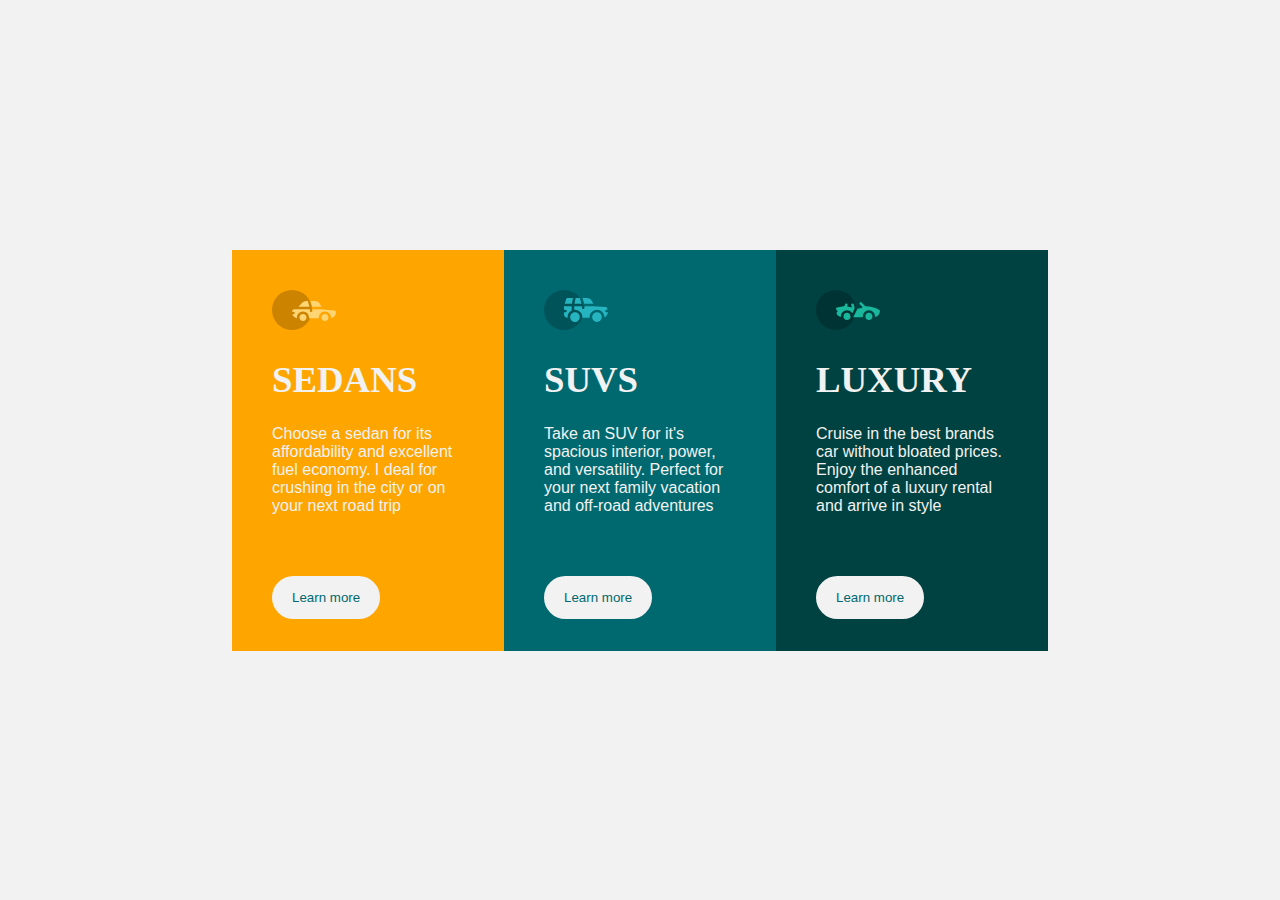
<file: flexbox-card/index.html>
<!DOCTYPE html>
<html lang="en">
<head>
    <meta charset="UTF-8">
    <meta http-equiv="X-UA-Compatible" content="IE=edge">
    <meta name="viewport" content="width=device-width, initial-scale=1.0">
    <title>3 column cards</title>
    <link rel="stylesheet" href="style.css">
</head>
<body class="items">
    <div class="container" >
            <div class="item" style="background-color:  orange;">
            <div class="image">
                <img src="./images/icon-sedans.svg" alt="">

            </div>
            <div class="content">
                <h1>SEDANS</h1>
                <p>Choose a sedan for its affordability and excellent fuel economy. I deal for crushing in the city or on your next road trip</p>
                <button class="btn">Learn more</button>

            </div>

        </div>
    </div>
    </div>


    <div class="container">
        <div class="item" style="background-color: hsl(184,100%,22%);">
            <div class="image">
                <img src="./images/icon-suvs.svg" alt="">

            </div>
            <div class="content">
                <h1>SUVS</h1>
                <p>Take an SUV for it's spacious interior, power, and versatility. Perfect for your next family vacation and off-road adventures</p>
                <button class="btn">Learn more</button>

            </div>

        </div>
    </div>



    <div class="container">
        <div class="item" style="background-color:  hsl(179,100%,13%);">
            <div class="image">
                <img src="./images/Copy of icon-luxury.svg" alt="">

            </div>
            <div class="content">
                <h1>LUXURY</h1>
                <p>Cruise in the best brands car without bloated prices. Enjoy the enhanced comfort of a luxury rental and arrive in style</p>
                <button class="btn">Learn more</button>

            </div>

        </div>
    </div>
    
</body>
</html>
</file>
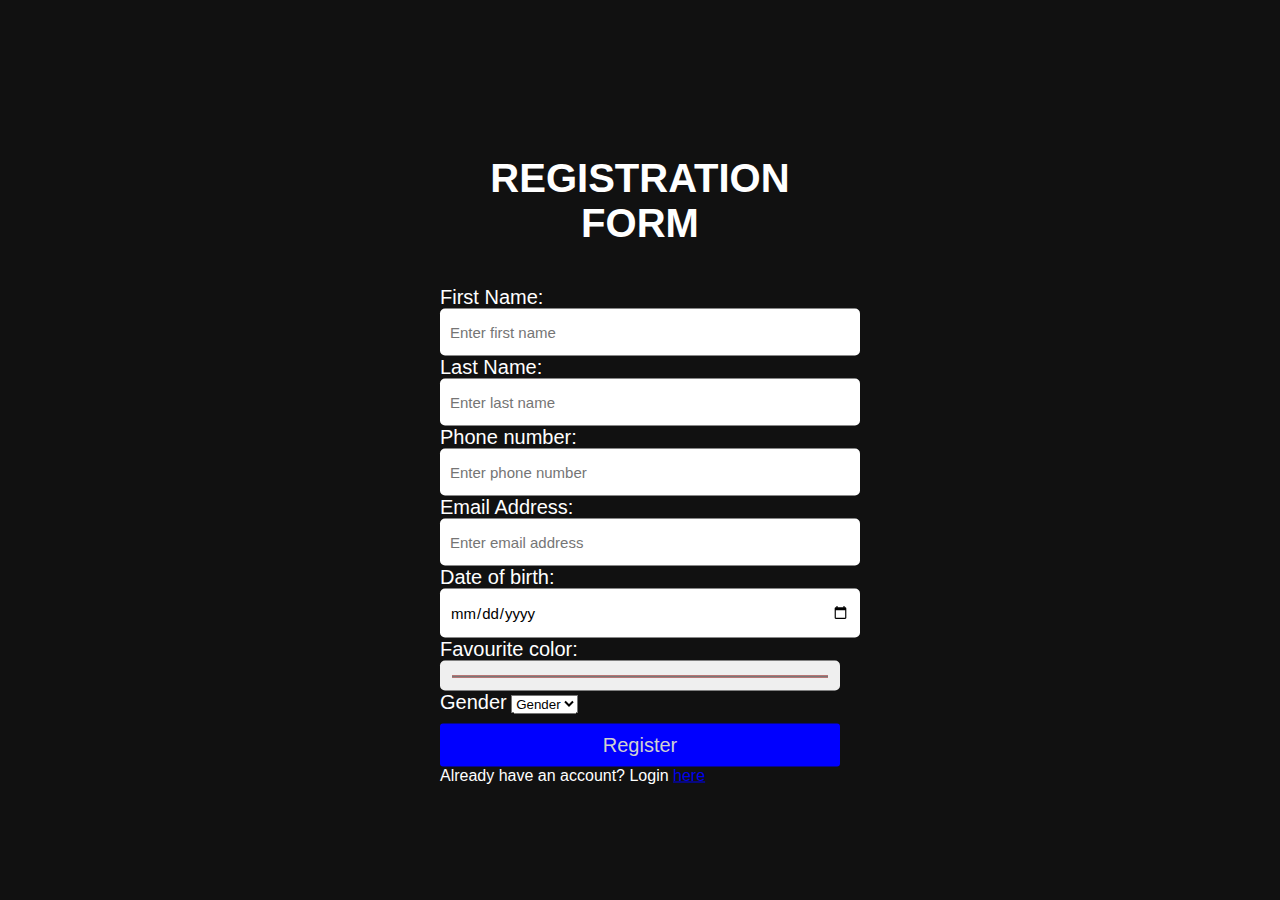
<file: zuri-form/index.html>
<!DOCTYPE html>
<html lang="en">
<head>
    <meta charset="UTF-8">
    <meta http-equiv="X-UA-Compatible" content="IE=edge">
    <meta name="viewport" content="width=device-width, initial-scale=1.0">
    <title>Registration form</title>
    <link rel="stylesheet" href="style.css">
</head>
<body>
    <div class="registration-form">
        <h1>Registration form</h1>
        <form action="login.html" method="get">
            <div>
            <label for="fname">First Name:</label>
            <input type="text" id="fname" placeholder="Enter first name" required></input>
        </div>

            <div class="user-info">
            <label for="lname">Last Name:</label>
            <input type="text" id="lname" placeholder="Enter last name" required></input>
        </div>

        <div class="user-info">
            <label for="phone">Phone number:</label>
            <input type="tel" id="phone" placeholder="Enter phone number" required></input>
        </div>

        <div class="user-info">
            <label for="lname">Email Address:</label>
            <input type="email" id="email" placeholder="Enter email address" required></input>
        </div>

        <div class="user-info">
            <label for="dob">Date of birth:</label>
            <input type="date" id="date" placeholder="Enter date of birth" required></input>
        </div>
        <div class="user-info">
            <label for="color">Favourite color:</label>
          <input type="color" id="color"  value="#ff0000" placeholder="choose your favorite color">

            </select>
            <!-- <input type="text" id="color" placeholder="Enter favourite color"></input>
 -->        </div>
        <div class="user-info">
            <span class="gender-title"></span>
            <div class="gender-category">
                <label for="gender">Gender</label>
                <select id="gender" required>
                    <option value="gender">Gender</option>
                    <option value="male">Male</option>
                    <option value="female">Female</option>
                    <option value="other">Other</option>
                    
                </select>
                 </div>
                 </div>
               
             <div class="form-submit-btn">
                <button type="submit">Register</button>
<!--               <a href="login.html">
                
               <input type="submit" value="register">
                            </a> -->
            
                        </div>
            

        <p>Already have an account? Login <a href="login.html">here</a></p> 

            </div>
        

    </div>
   </form>
</body>
</html>
</file>
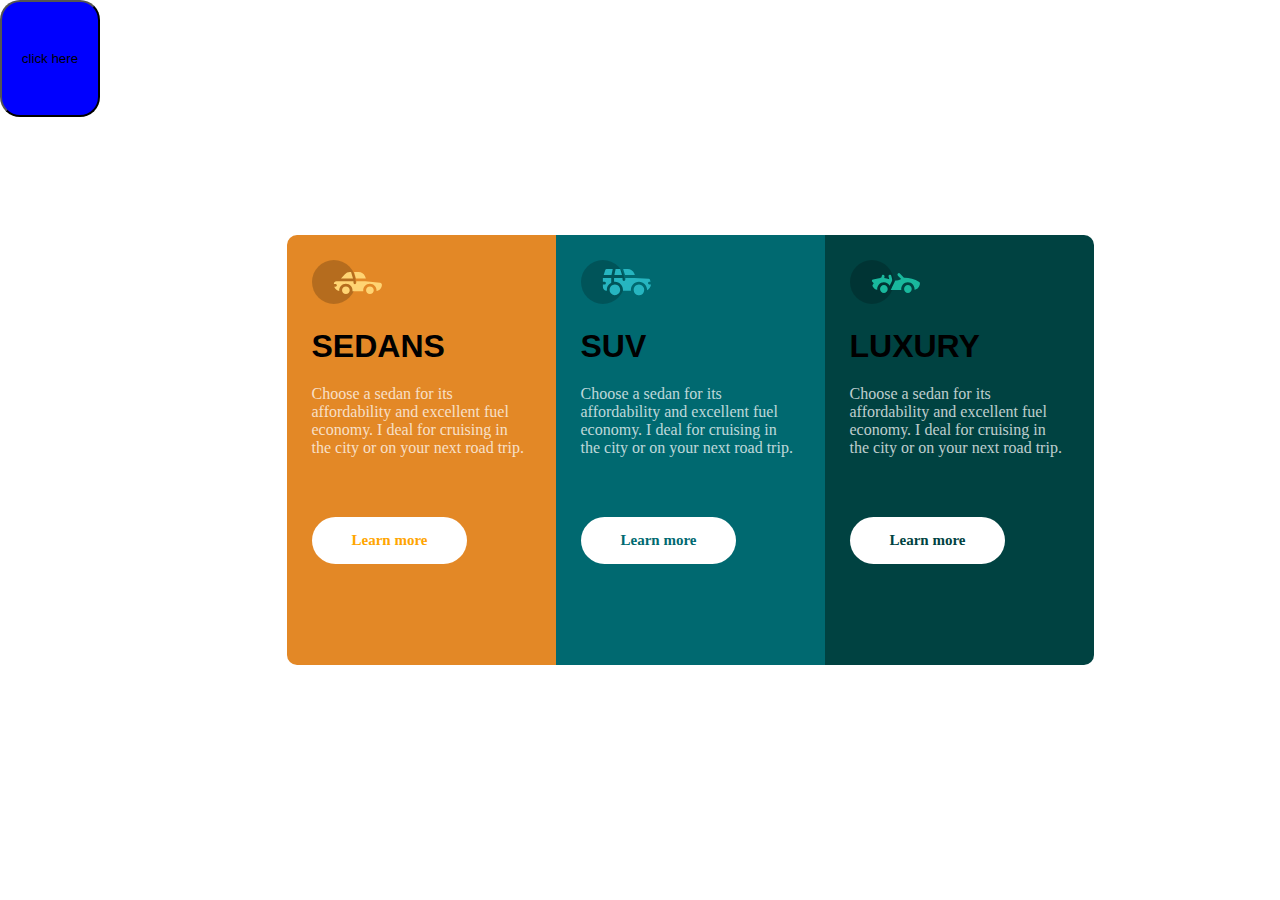
<file: flexbox-card/card.html>
<!DOCTYPE html>
<html lang="en">
<head>
    <meta charset="UTF-8">
    <meta http-equiv="X-UA-Compatible" content="IE=edge">
    <meta name="viewport" content="width=device-width, initial-scale=1.0">
    <title>Responsive 3 colmn cards</title>
    <link rel="stylesheet" href="stylee.css">
</head>
<body>
    <section>
        <button style="height: 13%; background-color:blue; width: 100px; border-radius: 20px; ">click here</button>
    </section>
    <div class="box-container">
        <div class="box box1" style="background-color:  hsl(31, 77%, 52%);">
            <div class="content">
                <img src="images/icon-sedans.svg"  width="70px">
                <h1>SEDANS</h1>
                <p>Choose a sedan for its affordability and excellent fuel economy. I deal for cruising in the city or on your next road trip.</p>
                <button class="btn btn1">Learn more</button>

            </div>

        </div>

        

        <div class="box box2">
            <div class="content">
                <img src="images/icon-suvs.svg"  width="70px">
                <h1>SUV</h1>
                <p>Choose a sedan for its affordability and excellent fuel economy. I deal for cruising in the city or on your next road trip.</p>
                <button class="btn btn2">Learn more</button>

            </div>

        </div>


        <div class="box box3">
            <div class="content">
                <img src="images/Copy of icon-luxury.svg"  width="70px">
                <h1>LUXURY</h1>
                <p>Choose a sedan for its affordability and excellent fuel economy. I deal for cruising in the city or on your next road trip.</p>
                <button class="btn btn3">Learn more</button>

            </div>
           

        </div>
      
       
    </div>

   
</body>


  
<!-- <button class="grid"><a href="grid.html">click here for grid task</a></button> -->

</html>
</file>
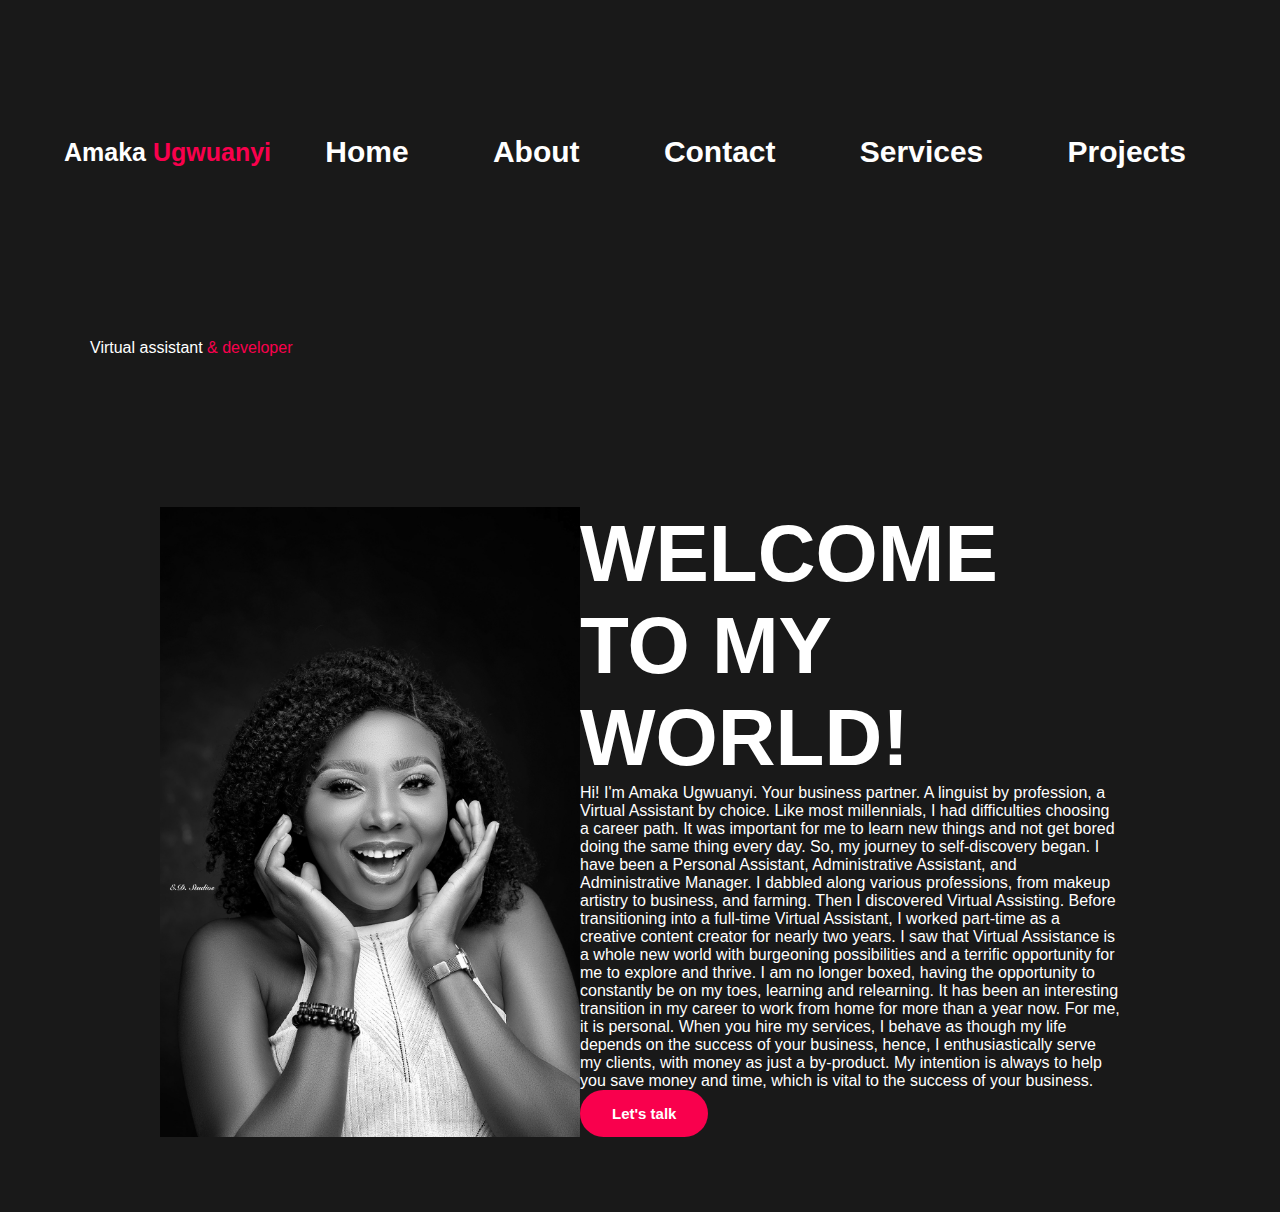
<file: portfolio/about.html>
<!DOCTYPE html>
<html lang="en">
<head>
    <meta charset="UTF-8">
    <meta http-equiv="X-UA-Compatible" content="IE=edge">
    <meta name="viewport" content="width=device-width, initial-scale=1.0">
    <title>about me</title>
   <link href="style.css" rel="stylesheet" type="text/css" />
</head>
<body>
  
  <div class="about">
     <nav> 
   
      <ul>
          <h2 class="logo">Amaka <span>Ugwuanyi</span></h2>
          <li><a href="index.thml">Home</a></li> 
        <li><a href="about.html">About</a></li>
         <li><a href="contact.html">Contact</a></li>
         <li><a href="services.html">Services</a></li>
         <li><a href="projects.html">Projects</a></li>
      </ul>
      
     
    
    </nav>
  




   <p style="background-color: #191919; color: white; margin-top: 150px; margin-left: 90px;">Virtual assistant <span>& developer</span></p>
 
</div>
 <section class="about">
   <div class="main">

     <img src="image/about.img.jpg"/>
     <div class="about_text">
           <h1>WELCOME TO MY WORLD!</h1>
      

           <p style="color: white;">
      Hi! I'm Amaka Ugwuanyi.
Your business partner. A linguist by profession, a Virtual Assistant by choice. Like most millennials, I had difficulties choosing a career path.

It was important for me to learn new things and not get bored doing the same thing every day. So, my journey to self-discovery began. I have been a Personal Assistant, Administrative Assistant, and Administrative Manager. I dabbled along various professions, from makeup artistry to business, and farming.

Then I discovered Virtual Assisting.

Before transitioning into a full-time Virtual Assistant, I worked part-time as a creative content creator for nearly two years.

I saw that Virtual Assistance is a whole new world with burgeoning possibilities and a terrific opportunity for me to explore and thrive. I am no longer boxed, having the opportunity to constantly be on my toes, learning and relearning.

It has been an interesting transition in my career to work from home for more than a year now. 

For me, it is personal. When you hire my services, I behave as though my life depends on the success of your business, hence, I enthusiastically serve my clients, with money as just a by-product. My intention is always to help you save money and time, which is vital to the success of your business.
    </p>
    <button>Let's talk</button>
       
     </div>
   </div>
 </section>


  </div>
    
</body>
</html>
</file>
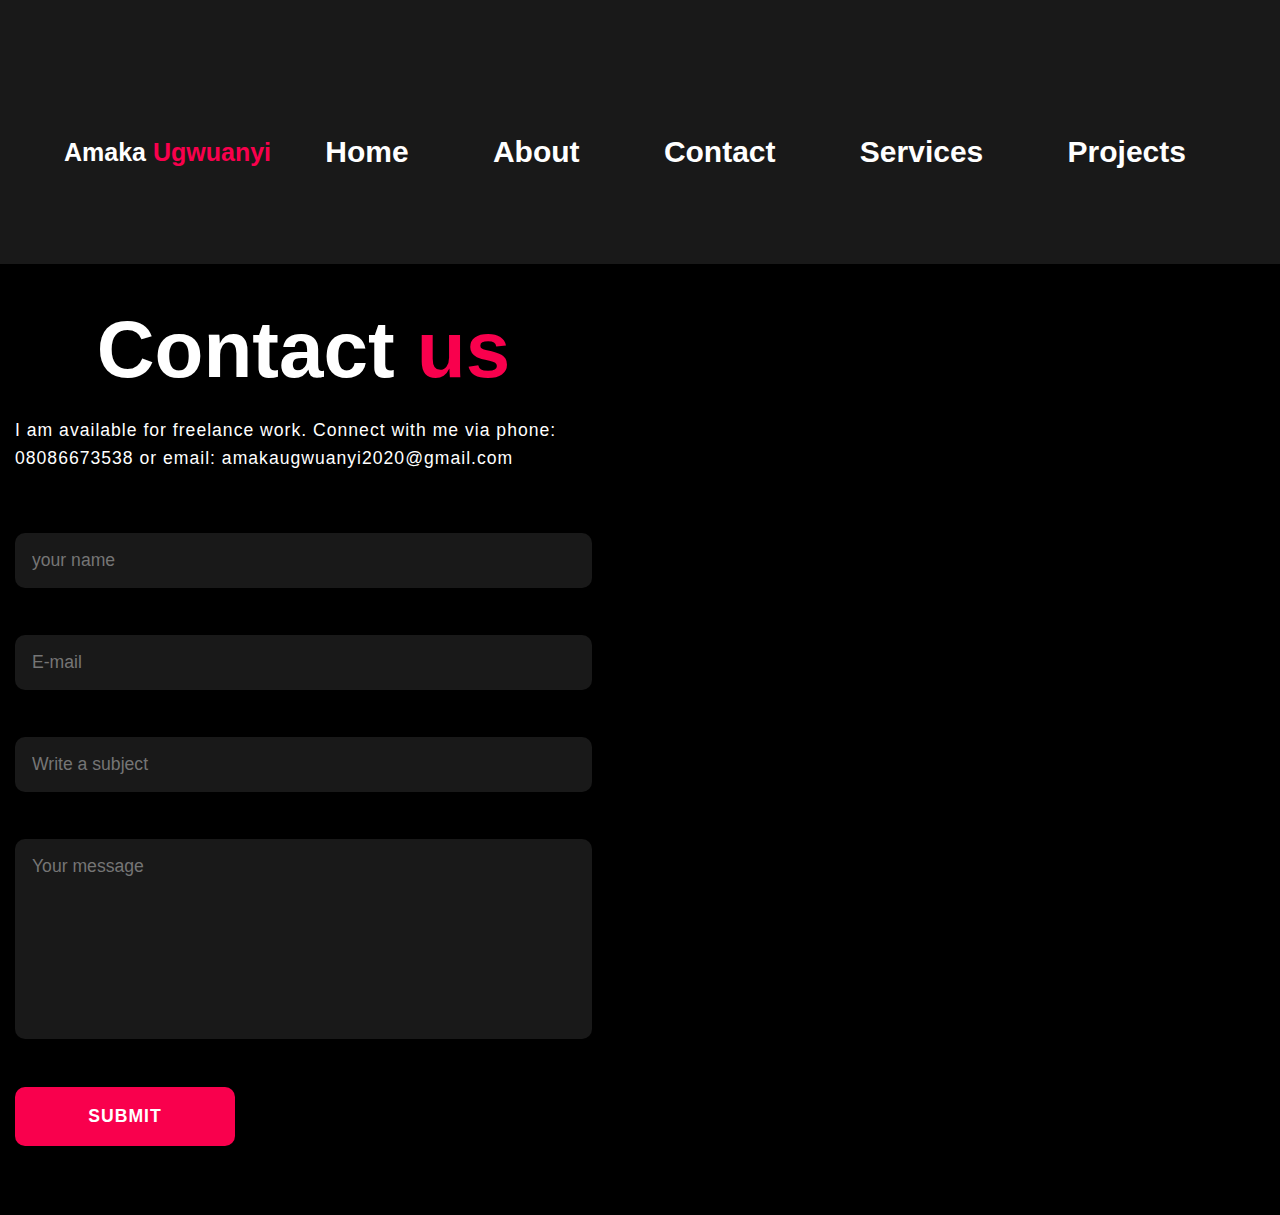
<file: portfolio/contact.html>
<!-- <!DOCTYPE html>
<html lang="en">
<head>
    <meta charset="UTF-8">
    <meta http-equiv="X-UA-Compatible" content="IE=edge">
    <meta name="viewport" content="width=device-width, initial-scale=1.0">
    <title>Document</title>
  <link href="style.css" rel="stylesheet" type="text/css" />
</head>
<body> -->
    <!DOCTYPE html>
<html lang="en">
<head>
    <meta charset="UTF-8">
    <meta http-equiv="X-UA-Compatible" content="IE=edge">
    <meta name="viewport" content="width=device-width, initial-scale=1.0">
    <title>about me</title>
   <link href="style.css" rel="stylesheet" type="text/css" />
</head>
<body>
  <div class="contact_intro">
     <nav> 
   
      <ul>
        <h2 class="logo">Amaka <span>Ugwuanyi</span></h2>
        <li><a href="index.html">Home</a></li>  
        <li><a href="about.html">About</a></li>
         <li><a href="contact.html">Contact</a></li>
         <li><a href="services.html">Services</a></li>
         <li><a href="projects.html">Projects</a></li>
      </ul>
      
     
    
    </nav>
</div>



  <section class="contact">
       <div class="contact_form">
        <center><h1>Contact<span> us</span></h1></center>
      <p>I am available for freelance work. Connect with me via phone: 08086673538 or email: amakaugwuanyi2020@gmail.com</p>

      <form action="">
        <input type="name" placeholder="your name" required><br><br>
        <input type="email" type="email" id="" placeholder="E-mail" required><br><br>
        <input type="" placeholder="Write a subject" required><br><br>
        <textarea name="" id="" cols="30" rows="10" placeholder="Your message" required></textarea><br><br>
        <input type="submit" name="" value="Submit" class="btn"><br><br>
      </form>
    </div>
  
  </section>
    
</body>
</html>
</file>
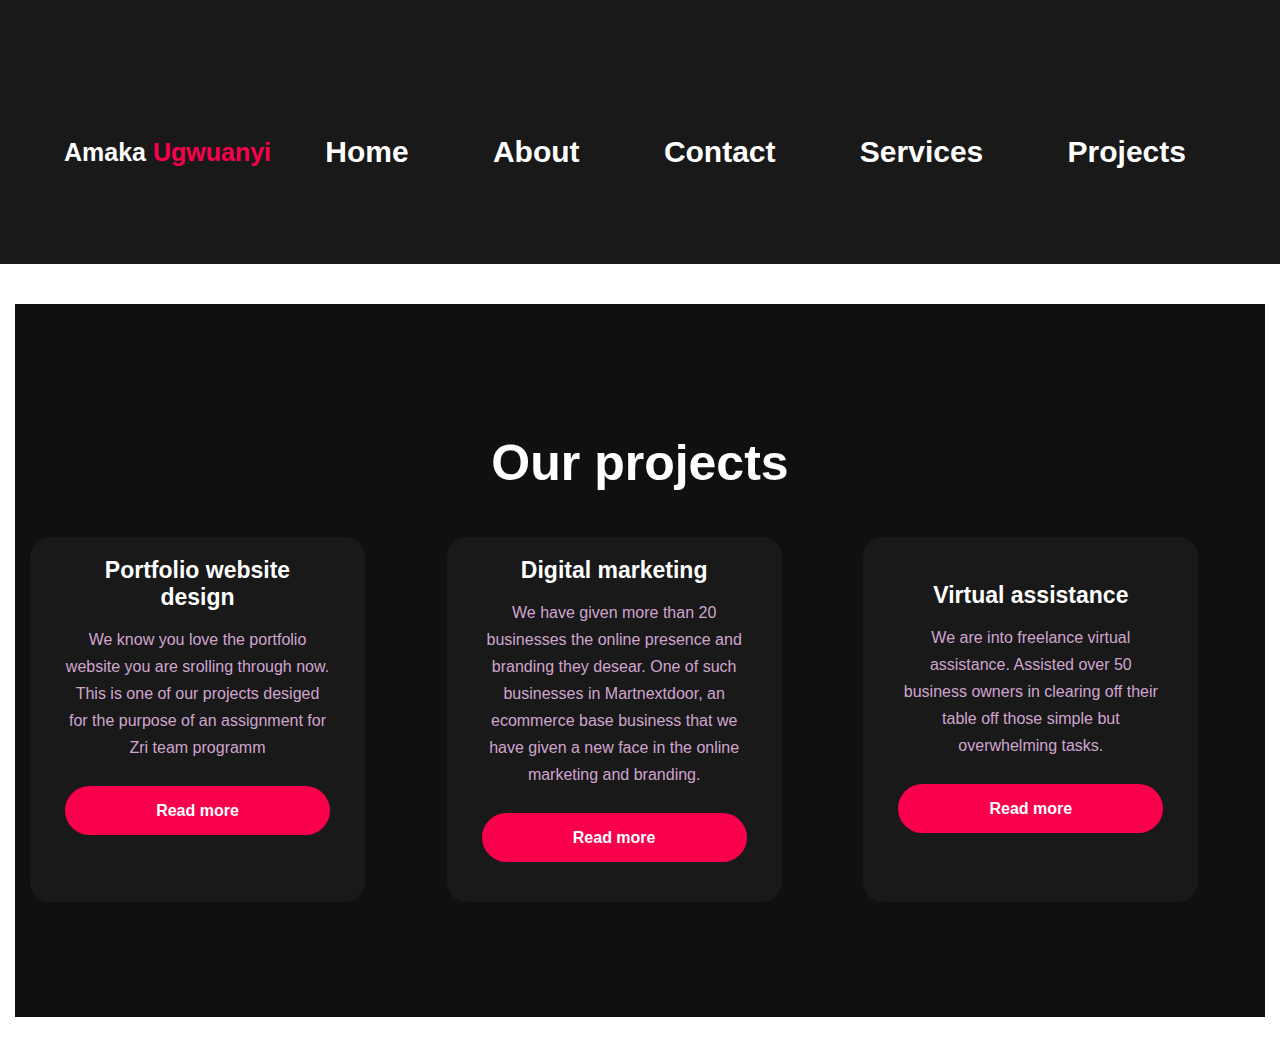
<file: portfolio/project.html>
<!DOCTYPE html>
<html lang="en">
<head>
    <meta charset="UTF-8">
    <meta http-equiv="X-UA-Compatible" content="IE=edge">
    <meta name="viewport" content="width=device-width, initial-scale=1.0">
    <title>Project</title>
   <link href="style.css" rel="stylesheet" type="text/css" />
</head>
<body>
    
 <div class="project_nav">
    
     <nav>
   
      <ul>
        <h2 class="logo">Amaka <span>Ugwuanyi</span></h2>
        <li><a href="index.html">Home</a></li>  
        <li><a href="about.html">About</a></li>
         <li><a href="contact.html">Contact</a></li>
         <li><a href="services.html">Services</a></li>
         <li><a href="project.html">Projects</a></li>
      </ul>
      
     
    </nav>
    
</div>


<section>
    <div class="services">
        <div class="title">
            <h2>Our projects</h2>
        </div>
        <div class="grid">
        <div class="grid--1">
        <div class="card">
            <!-- <i class="fas fa-bars"></i>
 -->            <h5>Portfolio website design</h5>
            <div class="pra">
                <p>We know you love the portfolio website you are srolling through now. This is one of our projects desiged for the purpose of an assignment for Zri team programm</p>
                <p style="text-align: center;"></p>
                <p class="button" href="#">Read more</p>
            </div>
            
        </div>
        </div>


            <div class="grid--2">
        <div class="card">
            <!-- <i class="fas fa-user"></i> -->
            <h5>Digital marketing</h5>
            <div class="pra">
                <p>We have given more than 20 businesses the online presence and branding they desear. One of such businesses in Martnextdoor, an ecommerce base business that we have given a new face in the online marketing and branding.<p>
                <p style="text-align: center;"></p>
                <p class="button" href="#">Read more</p>
            </div>
            
        </div>
        </div>
                <div class="grid--3">
        <div class="card">
            <i class="fas fa-bell"></i>
            <h5>Virtual assistance</h5>
            <div class="pra">
                <p>We are into freelance virtual assistance. Assisted over 50 business owners in clearing off their table off those simple but overwhelming tasks.</p>
                <p style="text-align: center;"></p>
                <p class="button" href="#">Read more</p>
            </div>
            
        </div>
        </div>

    </div>
    <!-- <footer class="footer">&copy; amakaugwuanyi2022</footer> -->
</section>



</body>

</html>
</file>
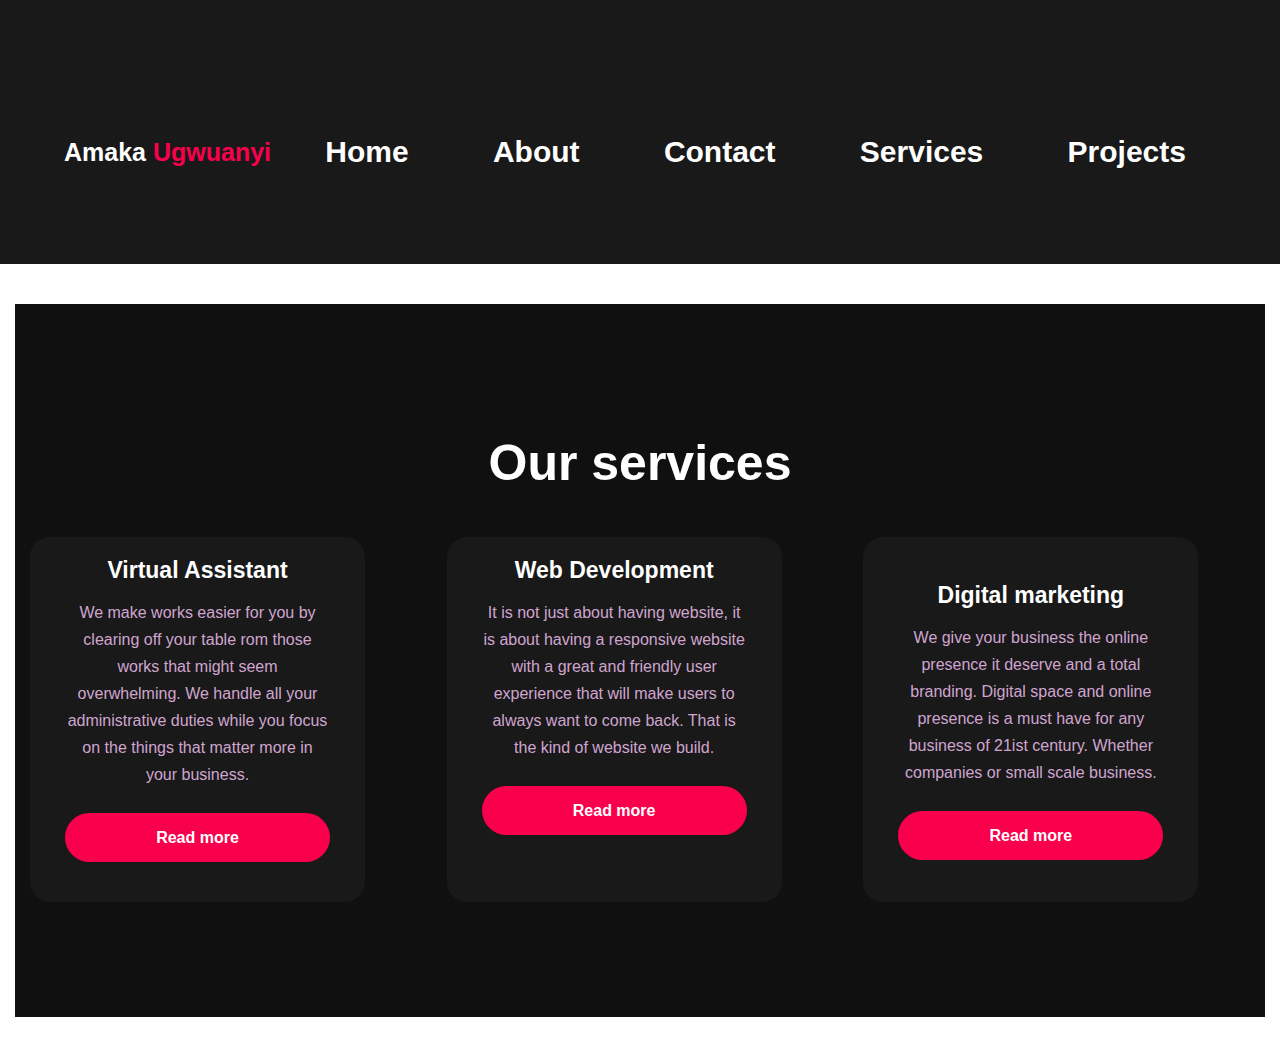
<file: portfolio/services.html>
<!DOCTYPE html>
<html lang="en">
<head>
    <meta charset="UTF-8">
    <meta http-equiv="X-UA-Compatible" content="IE=edge">
    <meta name="viewport" content="width=device-width, initial-scale=1.0">
    <title>about me</title>
   <link href="style.css" rel="stylesheet" type="text/css" />
</head>
<body>
 <div class="services_nav">
     <nav> 
   
      <ul>
        <h2 class="logo">Amaka <span>Ugwuanyi</span></h2>
        <li><a href="index.html">Home</a></li>  
        <li><a href="about.html">About</a></li>
         <li><a href="contact.html">Contact</a></li>
         <li><a href="services.html">Services</a></li>
         <li><a href="projects.html">Projects</a></li>
      </ul>
      
     
    
    </nav>
</div>


<section>
	<div class="services">
		<div class="title">
			<h2>Our services</h2>
		</div>
		<div class="grid">
		<div class="grid--1">
		<div class="card">
			<!-- <i class="fas fa-bars"></i>
 -->			<h5>Virtual Assistant</h5>
			<div class="pra">
				<p>We make works easier for you by clearing off your table rom those works that might seem overwhelming. We handle all your administrative duties while you focus on the things that matter more in your business.</p>
				<p style="text-align: center;"></p>
				<p class="button" href="#">Read more</p>
			</div>
			
		</div>
		</div>


			<div class="grid--2">
		<div class="card">
			<!-- <i class="fas fa-user"></i> -->
			<h5>Web Development</h5>
			<div class="pra">
				<p>It is not just about having website, it is about having a responsive website with a great and friendly user experience that will make users to always want to come back. That is the kind of website we build.<p>
				<p style="text-align: center;"></p>
				<p class="button" href="#">Read more</p>
			</div>
			
		</div>
		</div>
				<div class="grid--3">
		<div class="card">
			<i class="fas fa-bell"></i>
			<h5>Digital marketing</h5>
			<div class="pra">
				<p>We give your business the online presence it deserve and a total branding. Digital space and online presence is a must have for any business of 21ist century. Whether companies or small scale business.</p>
				<p style="text-align: center;"></p>
				<p class="button" href="#">Read more</p>
			</div>
			
		</div>
		</div>

	</div>
</section>
</body>
</html>
</file>
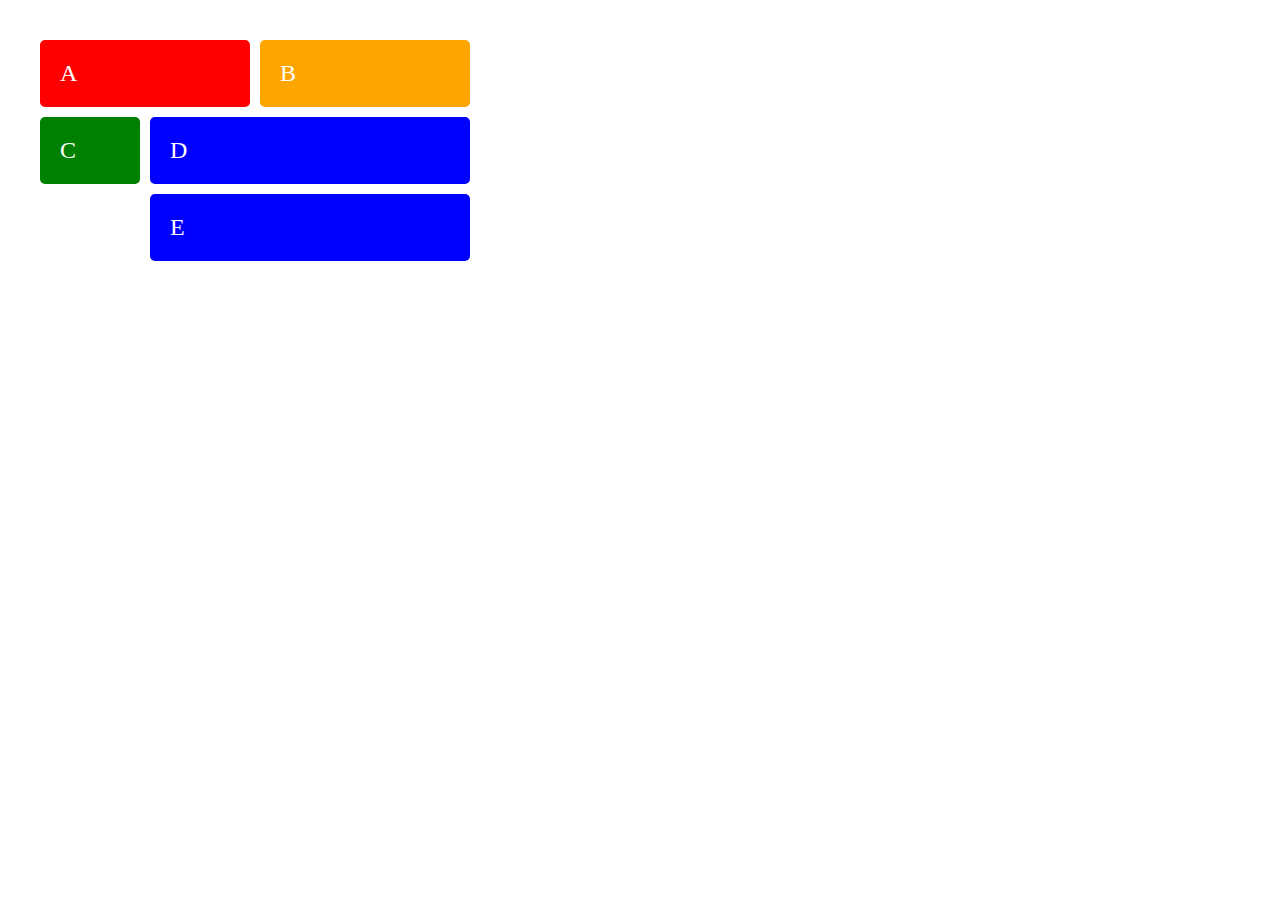
<file: responsive-card-layout/flex.html>
<!DOCTYPE html>
<html lang="en">
<head>
    <meta charset="UTF-8">
    <meta http-equiv="X-UA-Compatible" content="IE=edge">
    <meta name="viewport" content="width=device-width, initial-scale=1.0">
    <title>Document</title>
    <link rel="stylesheet" href="try.css">
</head>
<body>
    <div class="wrapper">
        <div class="box a">A</div>
        <div class="box b">B</div>
        <div class="box c">C</div>
        <div class="box d">D</div>
        <div class="box e">E</div>
      </div>
</body>
</html>
</file>
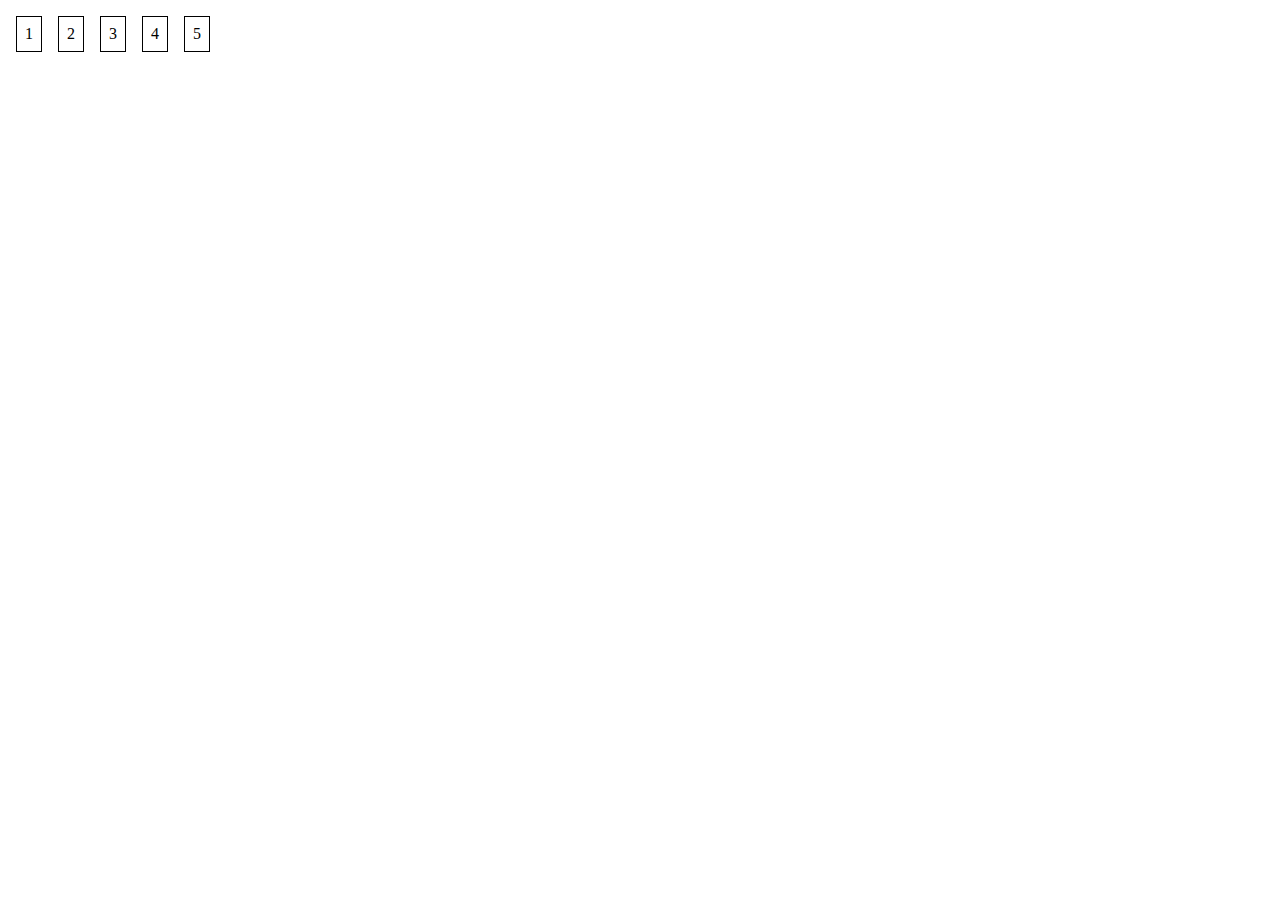
<file: responsive-card-layout/flexbox.html>
<!DOCTYPE html>
<html lang="en">
<head>
    <meta charset="UTF-8">
    <meta http-equiv="X-UA-Compatible" content="IE=edge">
    <meta name="viewport" content="width=device-width, initial-scale=1.0">
    <title>Document</title>
    <link rel="stylesheet" href="flexbox.css">
</head>
<body>
    <!-- <div class="flexbox-container"></div>
    <div class="flexbox-item flexbox-item-1">1</div>
    <div class="flexbox-item flexbox-item-2">2</div>
    <div class="flexbox-item flexbox-item-3">3</div>
    <div class="flexbox-item flexbox-item-4">4</div>
    <div class="flexbox-item flexbox-item-5">5</div> -->

    <ul>
        <li>1</li>
        <li>2</li>
        <li>3</li>
        <li>4</li>
        <li>5</li>
    </ul>
</body>
</html>
</file>
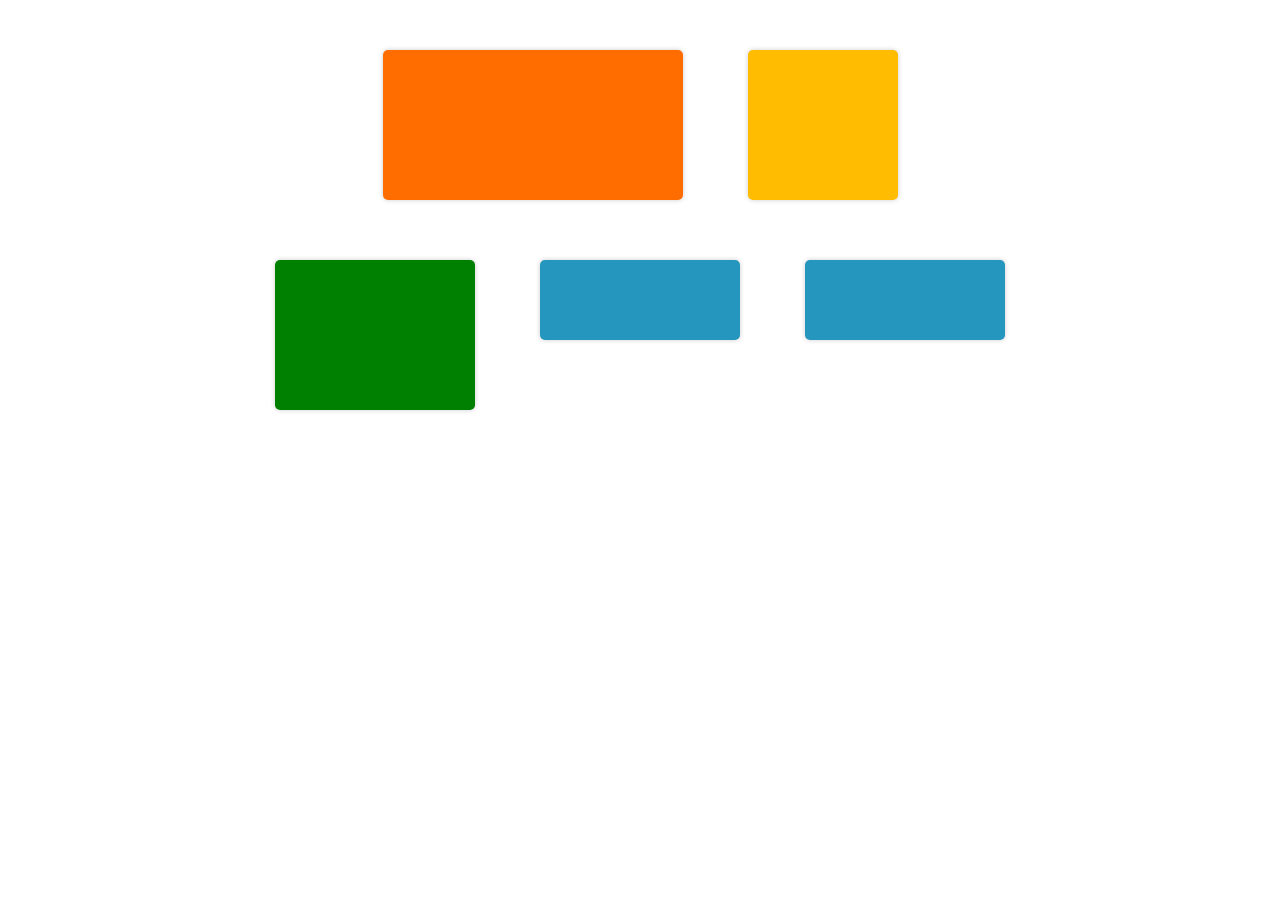
<file: responsive-card-layout/grid.html>
<!DOCTYPE html>
<html lang="en">
<head>
    <meta charset="UTF-8">
    <meta http-equiv="X-UA-Compatible" content="IE=edge">
    <meta name="viewport" content="width=device-width, initial-scale=1.0">
    <title>card layout</title>
    <link rel="stylesheet" href="style.css">
</head>
<body>
    <div class="container">
        <div class="row">
            <div class="card-01"></div>
            <div class="card-012"></div>
            
        </div>
        <div class="row">
            <div class="card-02"></div>
            <div class="card-02" style="height: 80px; background: #2596be;"></div>
            <div class="card-02" style="height: 80px; background: #2596be;"></div>
        </div>
        <div class="row">
            <div class="card-03"></div>
        
        </div>
    </div>
</body>
</html>
</file>
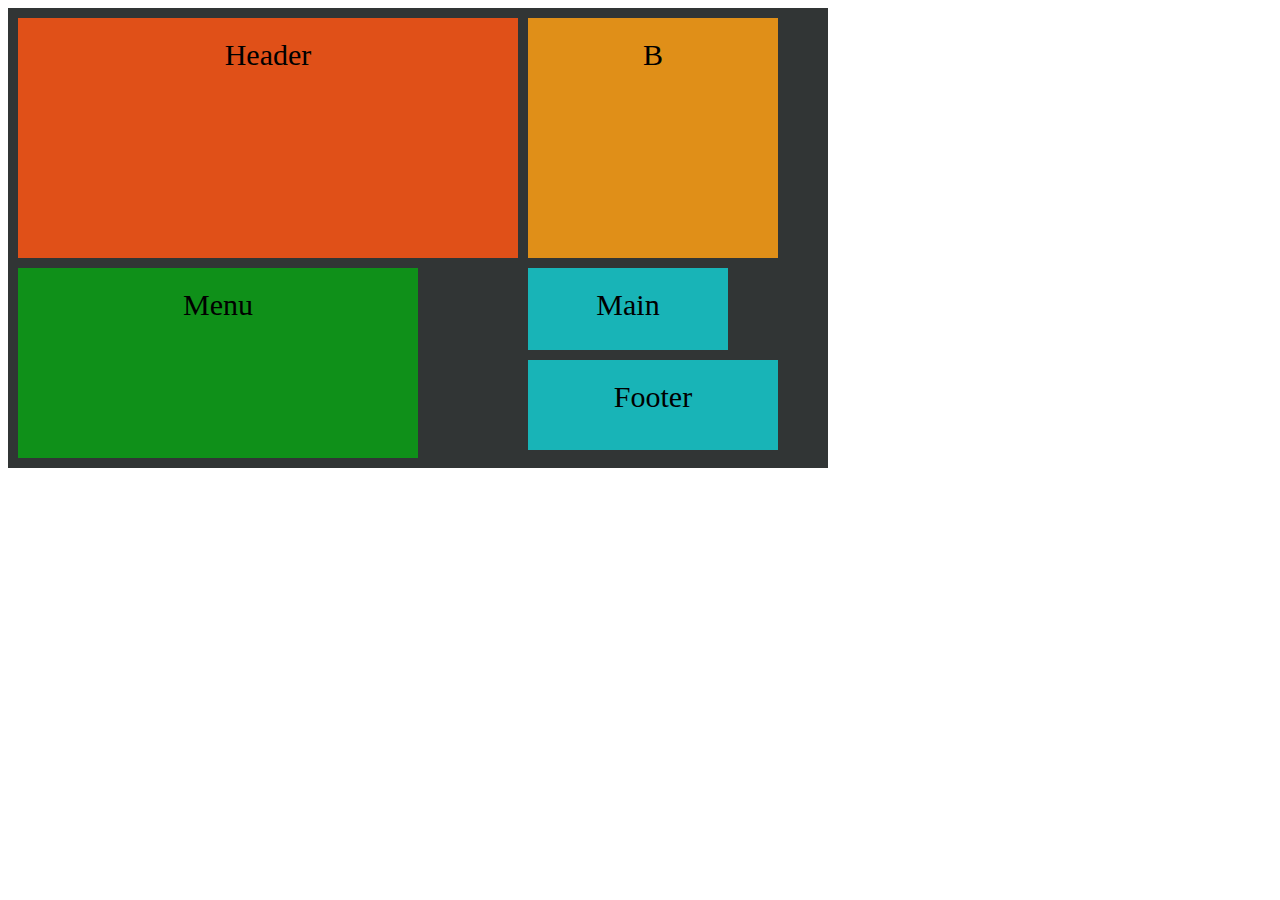
<file: responsive-card-layout/w3school.html>
<!DOCTYPE html>
<html lang="en">
<head>
    <meta charset="UTF-8">
    <meta http-equiv="X-UA-Compatible" content="IE=edge">
    <meta name="viewport" content="width=device-width, initial-scale=1.0">
    <title>Document</title>
    <link rel="stylesheet" href="w3.css">
</head>
<body>
    <!-- <div class="grid-container">
        
        <div class="item1" style="background: 
        #E05018; height: 150px; width: 200px;">Header</div>
        <div class="item6" style="background: #E08f18; width: 200px;">B</div>
    
        <div class="item2" style="background: #0f9019; height: 150px;">Menu</div>
        <div class="item3" style="background: #18b4b7; width: 250px;">Main</div>  
         <div class="item4">Right</div> -->
        <!-- <div class="item5" style="background: #18b4b7; width: 250px;">Footer</div>
      </div> -->
      <div class="grid-container">
        
        <div class="item1" style="background: #E05018; height: 200px; width: 500px;">Header</div>
        <div class="item6" style="background: #E08f18; height: 200px; width: 250px;">B</div>
    
        <div class="item2" style="background: #0f9019; height: 150px; width: 400px;">Menu</div>
        <div class="item3" style="background: #18b4b7; width: 200px;">Main</div>  
        <!-- <div class="item4">Right</div> -->
        <div class="item5" style="background: #18b4b7;height: 50px; width: 250px;">Footer</div>
      </div>
</body>
</html>
</file>
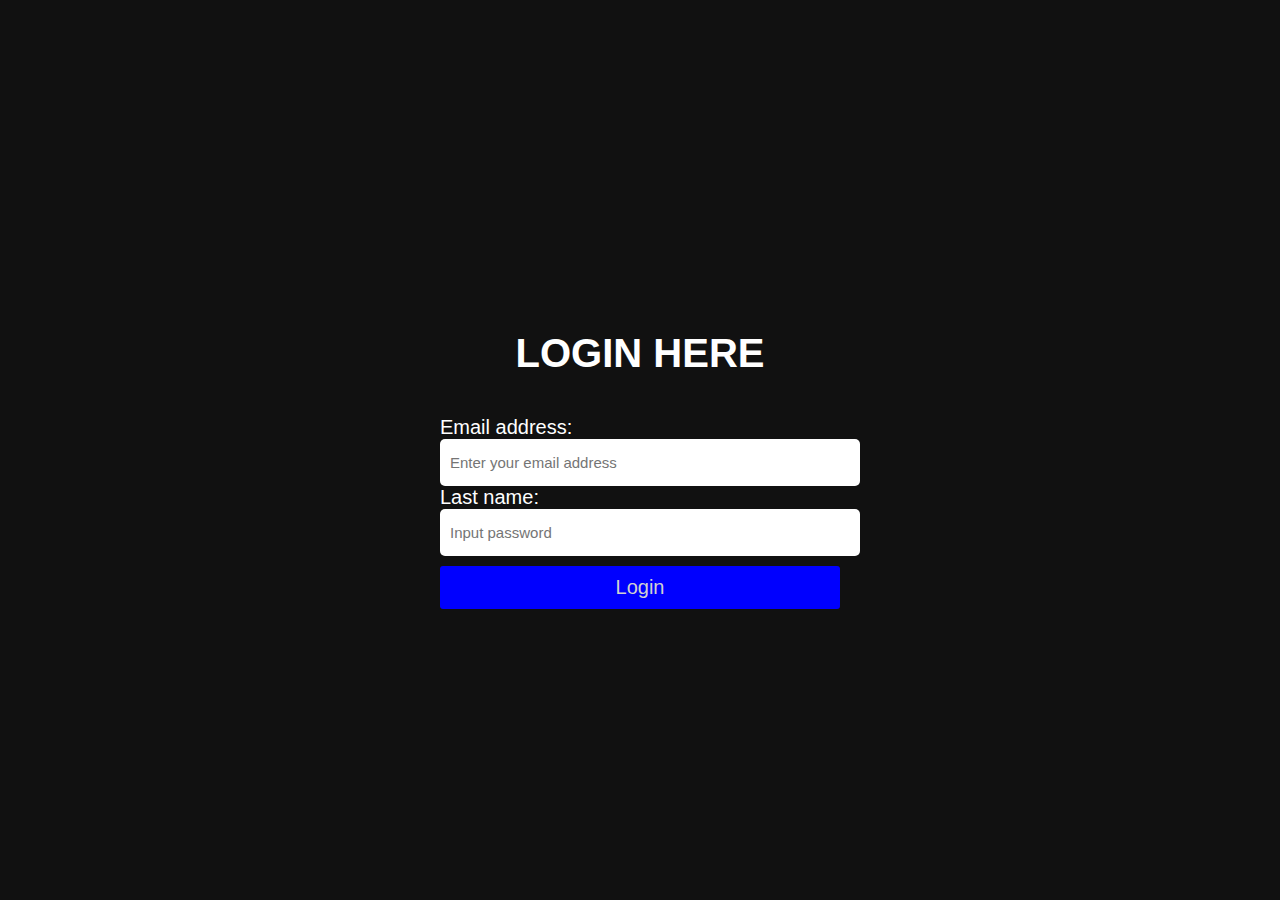
<file: zuri-form/login.html>
<!DOCTYPE html>
<html lang="en">
<head>
    <meta charset="UTF-8">
    <meta http-equiv="X-UA-Compatible" content="IE=edge">
    <meta name="viewport" content="width=device-width, initial-scale=1.0">
    <title>login</title>
    <link rel="stylesheet" href="style.css">
</head>
<body>
    <div class="login">
        <h1>Login here</h1>
        <form action="success.html" method="get">
            <div>
                <div class="user-input-box">
                <label for="email" >Email address:</label>
                <input type="email" id="email" name="email" placeholder="Enter your email address" required >
            </div>
            <div>
                <div class="user-input-box">
                <label for="password">Last name:</label>
                <input type="password" id="password" name="password" placeholder="Input password" required>
            </div>
              </form>
              
            <div class="form-submit-btn">
                 <button type="submit">Login</button>
          

            </div>

            
    </div>
    
</body>
</html>
</file>
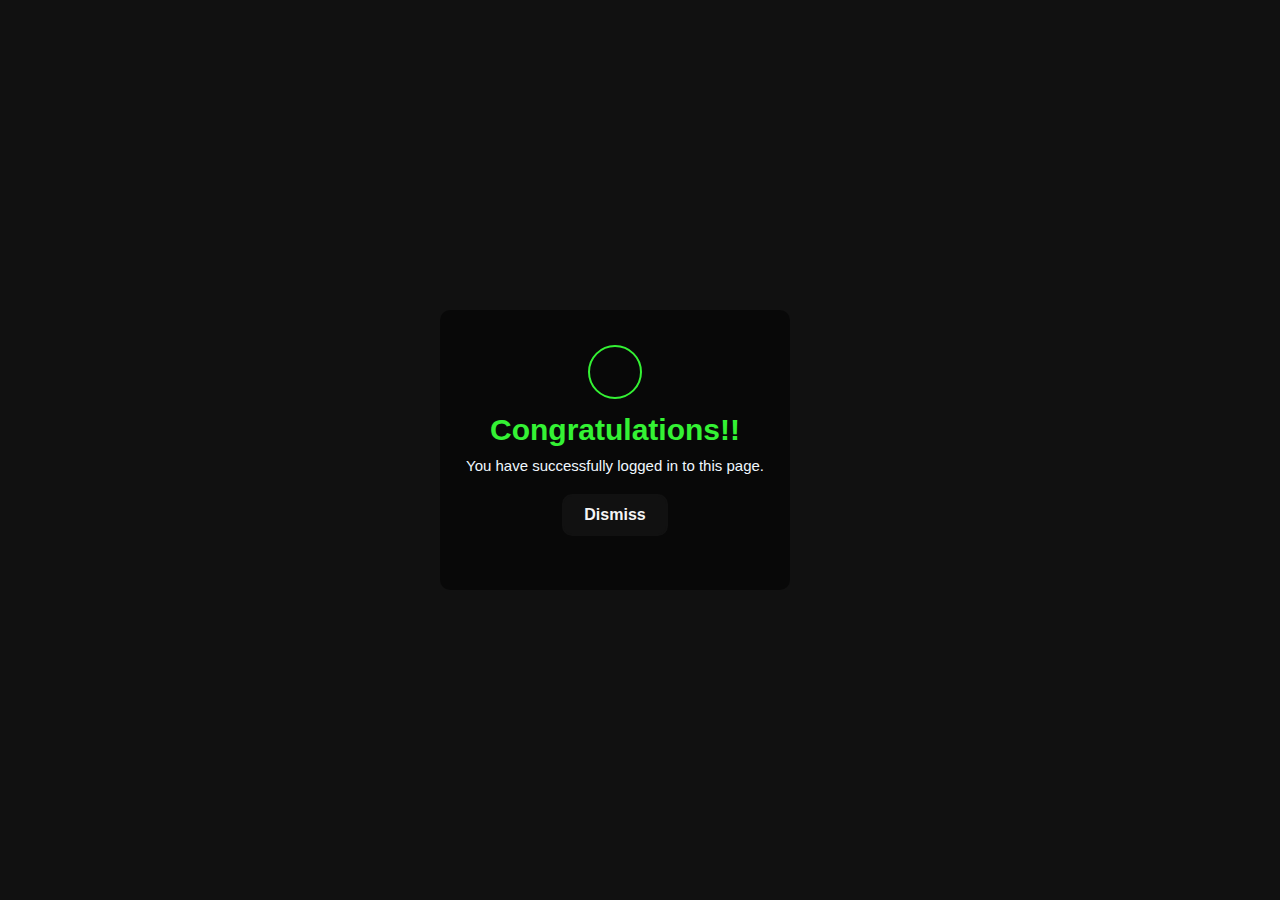
<file: zuri-form/success.html>
<!DOCTYPE html>
<html lang="en">
<head>
    <meta charset="UTF-8">
    <meta http-equiv="X-UA-Compatible" content="IE=edge">
    <meta name="viewport" content="width=device-width, initial-scale=1.0">
    <title>success page</title>
    <link rel="stylesheet" href="style.css">
</head>
<body>
    <div class="container">
    <div class="popup">
        <div class="icon">
            <i class="fa fa-check"></i>
        </div>
        <div class="title">
            Congratulations!!

        </div>
        <div class="description">
            You have successfully logged in to this page.
        </div>
        <div class="dismiss-btn">
          <a href="index.html">
            <button id="dismiss-popup-btn">
                Dismiss
            </button>
            </a>
        </div>
        </div>
        <!-- <div class="center">
            <button id="open-popup-btn">Open popup
                Dismiss
            </button> -->

        </div>
    </div>
   

</body>
</html>
</file>
<file: flexbox-card/style.css>
*{
    box-sizing: border-box;
    margin: 0;
    padding: 0;
}
.items{
    background-color: hsl(0,0%,95%);
    min-height: 100vh;
    display: flex;
    flex-direction: row;
    align-items: center;
    justify-content: center;
}
.item{
    background-color: hsl(184, 100%, 22%);
    min-height: 25rem;
    max-width: 17rem;
    padding: 2.5rem;
    position: relative;
}
.item .image{
    margin-bottom: 1.5rem;
}
.item h1{
    color: hsl(0,0%,95%);
    font-family: 'Big Shoulder Display', cursive;
    font-size: 2.3rem;

}
.item p{
    color:  hsl(0,0%,95%);
    font-family: 'Lexend Deca', sans-serif;
    margin-bottom: 6rem;
    margin-top: 1.5rem;
}
.item button{
    position: absolute;
    background:  hsl(0,0%,95%);
    border: 2px solid  hsl(0,0%,95%);
    text-align: center;
    padding: 12px 18px;
    bottom: 0;
    margin-bottom: 2rem;
    border-radius: 30px;
    color: hsl(184, 100%, 22%);
}

button{
    color: aliceblue;
}
.content .btn :hover{
    background-color: transparent;
    border: 2px solid #fff;
    color: #fff;
    transition: 0.4s;

}
</file>
<file: zuri-form/style.css>
*{
	padding: 0;
	margin: 0;
	font-family: sans-serif;
}
body{
	background: black;
	background-size: cover;
	color: #fff;
}
.registration-form{
	position: absolute;
	top: 50%;
	left: 50%;
	transform: translate(-50%, -50%);
	width: 400px;

}
.registration-form h1{
	font-size: 40px;
	text-align: center;
	text-transform: uppercase;
	margin: 40px;

}
.registration-form label{
	font-size: 20px;
	margin: 15px 0;
}
.registration-form input{
	font-size: 15px;
	padding: 15px 10px;
	width: 100%;
	border: 0;
	border-radius: 5px;
}
.gender-title{
	 display: flex;
    justify-content: space-between;
    width: 100%;
}
.container{
	position: absolute;
	top: 50%;
	left: 50%;
	transform: translate(-50%, -50%);
	width: 400px;


}
.form-submit-btn button{
    display: block;
    width: 100%;
    margin-top: 10px;
    font-size: 20px;
    padding: 10px;
    border: none;
    border-radius: 3px;
    color: rgb(209, 209, 209);
    background: blue;
}
.form-submit-btn button:hover{
    background: white;
    color: rgb(255, 255, 255);
}
.login{
	position: absolute;
	top: 50%;
	left: 50%;
	transform: translate(-50%, -50%);
	width: 400px;
    box-sizing: border-box;
    border-radius: 10px;
}
.login h1{
	 font-size: 40px;
	text-align: center;
	text-transform: uppercase;
	margin: 40px;
}
.login label{
	font-size: 20px;
	margin: 15px 0;
}
.login input{
	font-size: 15px;
	padding: 15px 10px;
	width: 100%;
	border: 0;
	border-radius: 5px;
}

@media(max-width: 600px){
    .container{
        min-width: 280px;
    }
.user-input-box{
    margin-bottom: 12px;
    width: 100%;
}
.user-input-box:nth-child(2n){
    justify-content: space-between;
}
.gender-category{
    display: flex;
    justify-content: space-between;
    width: 100%;
}
.main-user-info{
    max-height: 380px;
    overflow: auto;
}
.main-user-info::-webkit-scrollbar{
    width: 0;
}
}

/* success page styling */

.center{
    position: absolute;
    top: 50%;
    left: 50%;
    transform: translate(-50%, -50%);
}
.popup{
    width: 350px;
    height: 280px;
    padding: 30px 20px;
    background: rgba(0, 0, 0, 0.5);
    border-radius: 10px;
    box-sizing: border-box;
    z-index: 2;
    text-align: center;
}
.popup .icon{
    margin: 5px 0px;
    width: 50px;
    height: 50px;
    border: 2px solid #34f234;
    text-align: center;
    display: inline-block;
    border-radius: 50%;
    line-height: 60px;
}
.popup .icon i.fa{
    font-size: 30px;
    color: #34f234;

}
.popup .title {
    margin: 5px 0px;
    font-size: 30px;
    font-weight: 600;
    color: #34f234;
}
.popup .description {
    color: aliceblue;
    font-size: 15px;
    padding: 5px;
}
.popup .dismiss-btn{
    margin-top: 15px;
}
.popup .dismiss-btn button{
    padding: 10px 20px;
    background: #111;
    color: #f5f5f5;
    border: 2px solid #111;
    font-size: 16px;
    font-weight: 600;
    outline: none;
    border-radius: 10px;
    cursor: pointer;
    transition: all 300ms ease-in-out;
}
.popup.dismiss-btn button:hover{
    color: #111;
    background: #f5f5f5;
}

*{
    padding: 0;
    margin: 0;
    font-family: sans-serif;
}
body{
    background: #111;
    background-size: cover;
    
}
</file>
<file: flexbox-card/stylee.css>
*{
    padding: 0;
    margin: 0;
    box-sizing: border-box;
}
body{
    width: 100%;
    min-height: 100vh;
    display: flex;
    justify-content: center;
    align-content: center;
}
.box-container{
    width: 100%;
    max-width: 1440px;
    display: flex;
    justify-content: center;
    align-items: center;
    flex-flow: wrap;
}
.box{
    width: 269px;
    padding: 15px;
    min-height: 430px;
}
.box1{
    background-color:  hsl(31, 77%, 52%);
    border-top-left-radius: 10px;
    border-bottom-left-radius: 10px;
}
.box2{
    background-color: hsl(184, 100%, 22%);
}
.box3{
    background-color: hsl(179, 100%, 13%);
    border-top-right-radius: 10px;
    border-bottom-right-radius: 10px;
}
.content{
    padding: 10px;

}
h1{
    color: hsl(0,0%,95);
    text-transform: uppercase;
    font-family: 'Lexend Deca', sans-serif;
    margin: 20px 0;
}
p{
    color: hsla(0,0%,100%,0.75);
    font-family: 'Big Shoulder Display', cursive;

}
.btn{
    margin: 60px 0;
    padding: 15px 40px;
    border: 0;
    border-radius: 30px;
    outline: none;
    background-color: #fff;
    font-size: 15px;
    cursor: pointer;
    font-family: 'Lexend Deca';
    font-weight: 700;
}
.btn1{
    color: orange;
}
.btn2{
    color: hsl(184, 100%, 22%);
}
.btn3{
    color: hsl(179, 100%, 13%);
}
.btn :hover{
    background-color: transparent;
    border: 2px solid #fff;
    color: #fff;
    transition: 0.4s;
}
/* .grid{
    margin: 20px;
    padding: 5px 20px;
    border: 0;
    position: inherit;
    border-radius: 20px;
    outline: none;
    background-color: hsl(179, 100%, 13%);
    color: #fff;
} */
</file>
<file: portfolio/style.css>
html, body {
  height: 100%;
  width: 100%;
  
}
.hero{
  height: 100vh;
  width: 100%;
/*   background-color: black;  */
  background-size: cover;
  background-position: center;
  background-image: linear-gradient(rgba(0,0,0,0.6),rgba(0,0,0,0.6)),url(image/computer.jpg);
  border: 6px solid #333;
  

 
  
}
  ul{
  display: flex;
  align-items: center;
  justify-content: space-between;
  padding-top: 40px;
  padding-left: 5%;
  padding-right: 5%;
  
  
}
.logo{
  color: white;
  font-size: 25px;
  font-weight: bold;
}
span{
  color: red;
}
nav ul li{
  list-style-type: none;
  display: inline-block;
  padding: 20px 30px;
  
}
nav ul li a{
  color: white;
  text-decoration: none;
  font-weight: bold;
  font-size: 30px;
}
nav ul li a:hover{
  color: red;
  transition: .3s;
}
.content{
/*  position: absolute;
  top: 50%;
  left: 8%;
  transform: translateY(-150%);
*/
margin: 150px 90px;
line-height: 100px;
letter-spacing: 3px;
}
.content h6{
  color: white;
  margin: 20px 0px 20px;
  font-size: 75px;
  position: absolute;
  left: 80px;
}
.content h5{
  color: white;
  margin: 10px 0px 10px;
  font-size: 55px;
  position: absolute;
  left: 60px;
}
.content h3{
  color: white;
  font-size: 25px;
  margin-bottom: 40px;
   position: absolute;
  left: 60px;
  
}
/*h6{
  
  color: white;
  font-size: 25px;
  margin-bottom: 50px;
   position: absolute;
  left: 50px;
  
}*/
button{
  border: none;
  background: red;
  padding: 12px;
  border-radius: 30px;
  color: white;
  font-weight: bold;
  font-size: 15px;
  transition: .4s;
  
}
button:hover{
  transform: scale(1.3);
  cursor: pointer;
}
img{
  float: right;
    height: auto;
  width: 420px;
}
*{
 padding: 0;
  margin: 0;
  font-family: sans-serif;
  box-sizing: border-box;
  
  
}
.about{
  width: 100%;
  padding: 75px 0px;
  background-color: #191919;
}
.about img{
  height: auto;
  width: 420px;
}
.about_text{
  width: 550px;
}
.main{
  width: 1130px;
  max-width: 75%;
  margin: 0 auto;
  display: flex;
  align-items: center;
  justify-content: space-around;
}
.about_text h1{
  color: white;
  font-size: 80px;
  text-transform: capitalize;
  margin-button: 20px;
}
.hi h4{
  color: white;
  font-size: 10px;
  text-transform: capitalize;
  margin-bottom: 25px;
  letter-spacing: 2px;
}
span{
  color: #f9004d;
  
}
.about-text p{
 color: white;
  letter-spacing: 1px;
  line-height: 28px;
  font-size: 18px;
  margin-bottom: 45px;
  

}
button{
  background: #f9004d;
  color: white;
  tex-decoration: none;
  border: 2px solid transparent;
  font-weight: bold;
  padding: 13px 30px;
  border-radius: 30px;
  transition: .4s;
  
}
button:hover{
  background: transparent;
  border: 2px solid #f9004d;
  cursor: pointer;
}

section{
  padding: 40px 15px;
}
.contact_intro{
   width: 100%;
  padding: 75px 0px;
  background-color: #191919;


}
.contact{
  background: #101010
  height: 100%;
  width: 100%;
  min-height: 100vh;
  display: grid;
  grid-template-columns: repeat(2, 2fr);
  align-items: center;
  grid-gap: 6rem;
  background-color: black;

}
.contact_form h1{
  font-size: 80px;
  color: #fff;
  margin-bottom: 20px;
}
span{
  color: #f9004d;
  
}
.contact_form p{
  color: white;
  letter-spacing: 1px;
  line-height: 28px;
  font-size: 1.1rem;
  margin-bottom: 3.8rem;
  
}
.contact_form form input, form textarea{
  width: 100%;
  padding: 17px;
  border: none;
  outline: none;
  background: #191919;
  color: #fff;
  font-size: 1.1rem;
  margin-bottom: 0.7rem;
  border-radius: 10px;
  display: flex;
  justify-content: center;
}
.contact_form textarea{
  resize: none;
  height: 200px;
}
.contact_form form .btn{
  display: inline-block;
  background: #f9004d;
  font-size: 1.1rem;
  letter-spacing: 1px;
  text-transform: uppercase;
  font-weight: 600;
  border: 2px solid transparent;
  border-radius: 10px;
  width: 220px;
  transition: ease .20s;
  cursor: pointer;
  
}

.contact_form form .btn:hover{
  border: 2px solid #f9004d;
  background: transparent;
  transform: scale(1.1);
}


.section{
  section{
  padding: 40px 15px;
}
}

.services_nav{
width: 100%;
  padding: 75px 0px;
  background-color: #191919;
  
  }
.services{
  background: #101010;
  width: 100%;
  padding: 100px 0px;

}
.project_nav{
width: 100%;
  padding: 75px 0px;
  background-color: #191919;

}
.title h2{
  color: white;
  font-size: 50px;
  margin: 30px auto;
  text-align: center;
}
.box{
  display: flex;
  justify-content: center;
  align-items: center;
  min-height: 400px;
}
.card{
  height: 365px;
  width: 335px;
  padding: 20px 35px;
  background: #191919;
  border-radius: 20px;
  margin: 15px;
  /*position: relative;*/
  overflow: hidden;
  text-align: center;

}
.card i{
  font-size: 50px;
  display: block;
  text-align: center;
  margin: 25px 0px;
  color: #f9004d;

}
.card h5{
  color: white;
  font-size: 23px;
  margin-bottom: 15px;
}

.pra p{
  color: #fcfc;
  font-size: 16px;
  line-height: 27px;
  margin-bottom: 25px;
}
.card .button{
  background-color: #f9004d;
  color: white;
  text-decoration: none;
  border: 2px solid transparent;
  font-weight: bold;
  padding: 9px 22px;
  border-radius: 30px;
  transition: .4s;
}
.card .button:hover{
  background-color: transparent;
  border: 2px solid #f9004d;
  cursor: pointer;
}
.grid{
  display: grid;
  grid-template-columns: repeat(3, 1fr);
}

/*I might have to remove this later*/

.checkbtn{
  font-size: 30px;
  color: white;
  float: right;
  line-height: 80px;
  margin-right: 40px;
  cursor: pointer;
  display: none;
}
#check{
  display: none;

}
footer{
  position: absolute;
  left: 48%;
  bottom: 20px;
  color: orange;
}
@media (max-width: 952px){
  label.logo{
    font-size: 30px;
    padding-left: 50px;
  }
  nav ul li a{

  }
  @media (max-width: 858px){
    .checktbn{
      display: block;
    }
    ul{
      position: fixed;
      width: 100%;
      height: 100vh;
      top: 80px;
      left: 0;
     /* text-align: center;*/

    }
    nav ul li{
      display: block;
    }



  }
}

/*trying out responsive*/

@media screen and (max-width: ){

}
@media(max-width: 600px){
  .container{
      min-width: 280px;
  }

  @media only screen and (min-width: 481px) and (max-width: 768px) {
    .section1, .section2, .section3 {
      width: 50%;
      height: 320px;
    }
   }
</file>
<file: responsive-card-layout/try.css>
body {
    margin: 40px;
  }
  .wrapper {
      display: grid;
      grid-gap: 10px;
      grid-template-columns: repeat(auto-fill, 100px ) ;
      background-color: #fff;
      color: #444;
    }
  
    .box {
      /* background-color: #444; */
      color: #fff;
      border-radius: 5px;
      padding: 20px;
      font-size: 150%;
  
    }
  
    .a {
      grid-column: 1 / 3;
      background-color: red;
    }
    .b {
      grid-column: 3 / 5 ;
      background-color: orange;
    }
    .c {
      grid-column: 1 / 2 ;
      grid-row: 2 ;
      background-color: green;
      
    }
    .d {
      grid-column: 2 / 5 ;
      grid-row: 2 ;
      background-color: blue;
    }
  
    .e {
      grid-column: 2 / 5;
      grid-row: 3;
      background-color: blue;
    }
</file>
<file: responsive-card-layout/flexbox.css>
/* .flexbox-container{
    display: flex;
    /* background-color: rgb(55, 62, 71);
    flex-wrap: wrap;
    align-items: center;
    align-content: space-between; */
    /* flex-direction: column;
}
.flexbox-item{
    width: 200px;
    margin: 10px;
    border: 3px solid #333;
    background-color: #dfdfdf;
}
.flexbox-item-1{
    min-height: 100px;
}
.flexbox-item-2{
    min-height: 200px;
}
.flexbox-item-3{
    min-height: 300px;
}
.flexbox-item-4{
    min-height: 100px;
}
.flexbox-item-5{
    min-height: 100px;
/* } */

ul{
    list-style: none;
    margin: 0;
    padding: 0;
    border: 1px;
    display: flex;
    flex-direction: row;
    flex-wrap: wrap;
}
li{
    border: 1px solid black;
    margin: 0.5em;
    padding: 0.5em;

}
</file>
<file: responsive-card-layout/style.css>
body{
    margin: 0;
    padding: 0;
    height: 100vh;
}

.container{
    margin: 20px;
}

.row{
    width: 100%;
    display: flex;
    justify-content: center;
    flex-wrap: wrap;
}
.card-01{
    background: #FF6C00;
    position: relative;
    flex: 1;
    max-width: 300px;
    height: 150px;
    margin: 30px;
    border-radius: 5px;
    box-shadow: 0 0 5px rgba(0, 0, 0, 0.2);
}
.card-012{
    background: #FFBC00;
    position: relative;
    flex: 1;
    max-width: 150px;
    height: 150px;
    margin: 30px;
    border-radius: 5px;
    box-shadow: 0 0 5px rgba(0, 0, 0, 0.2);
    

}
.row{
    gap: 5px;
}
.card-02{
    background: green;
    position: relative;
    flex: 1;
    max-width: 200px;
    height: 150px;
    margin: 30px;
    border-radius: 5px;
    box-shadow: 0 0 5px rgba(0, 0, 0, 0.2);


}
</file>
